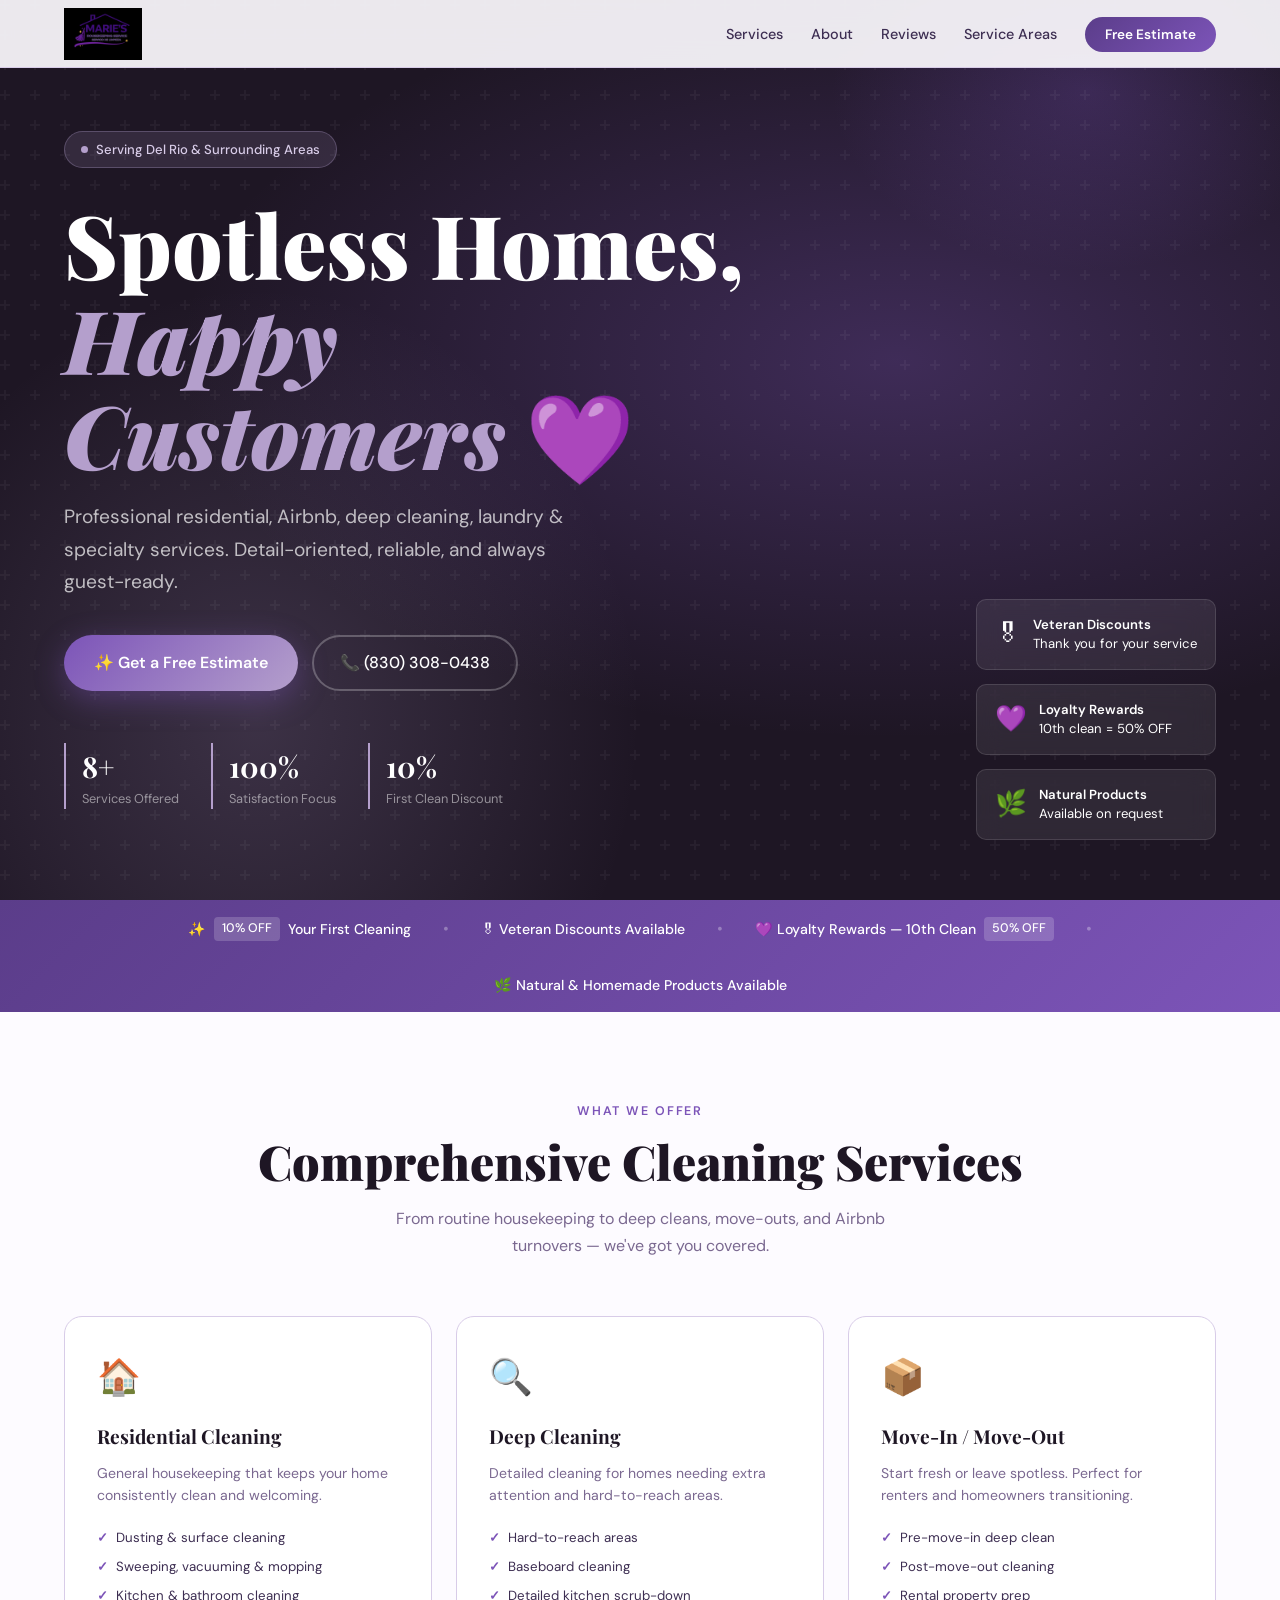
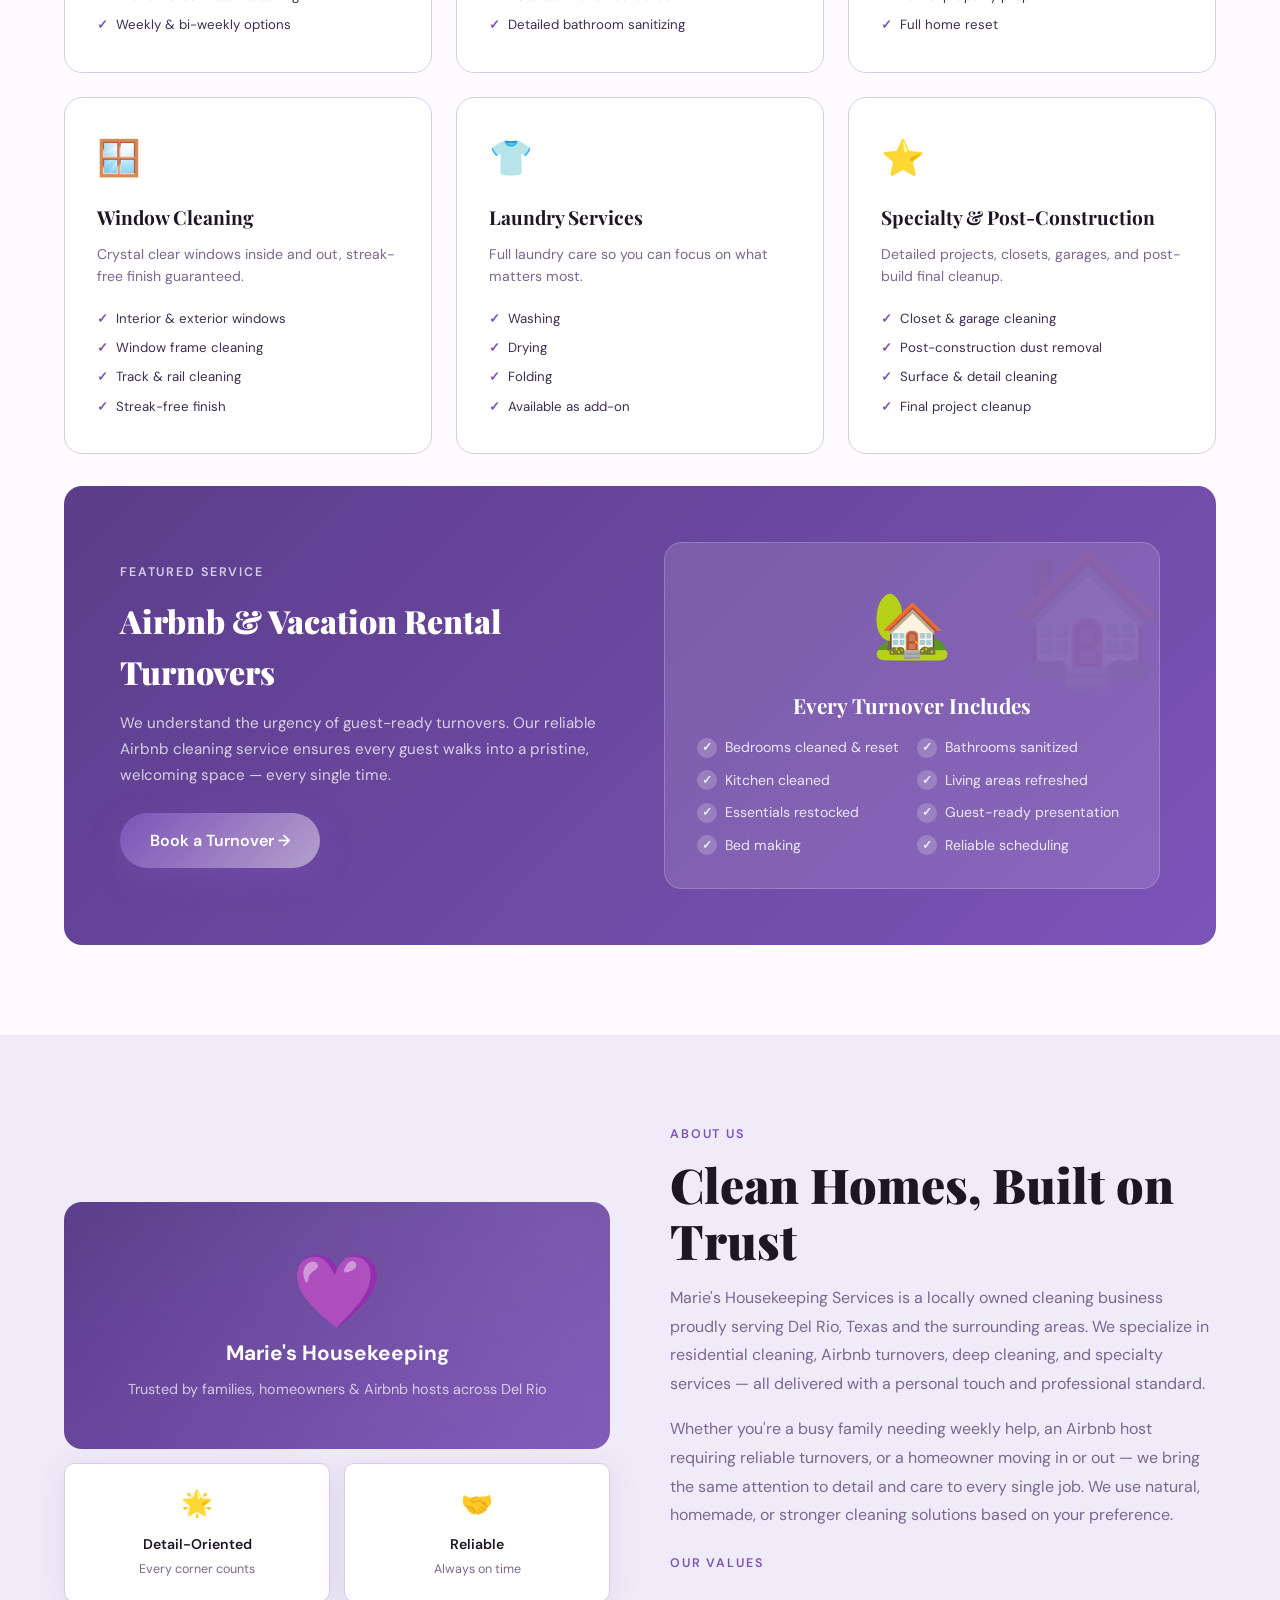
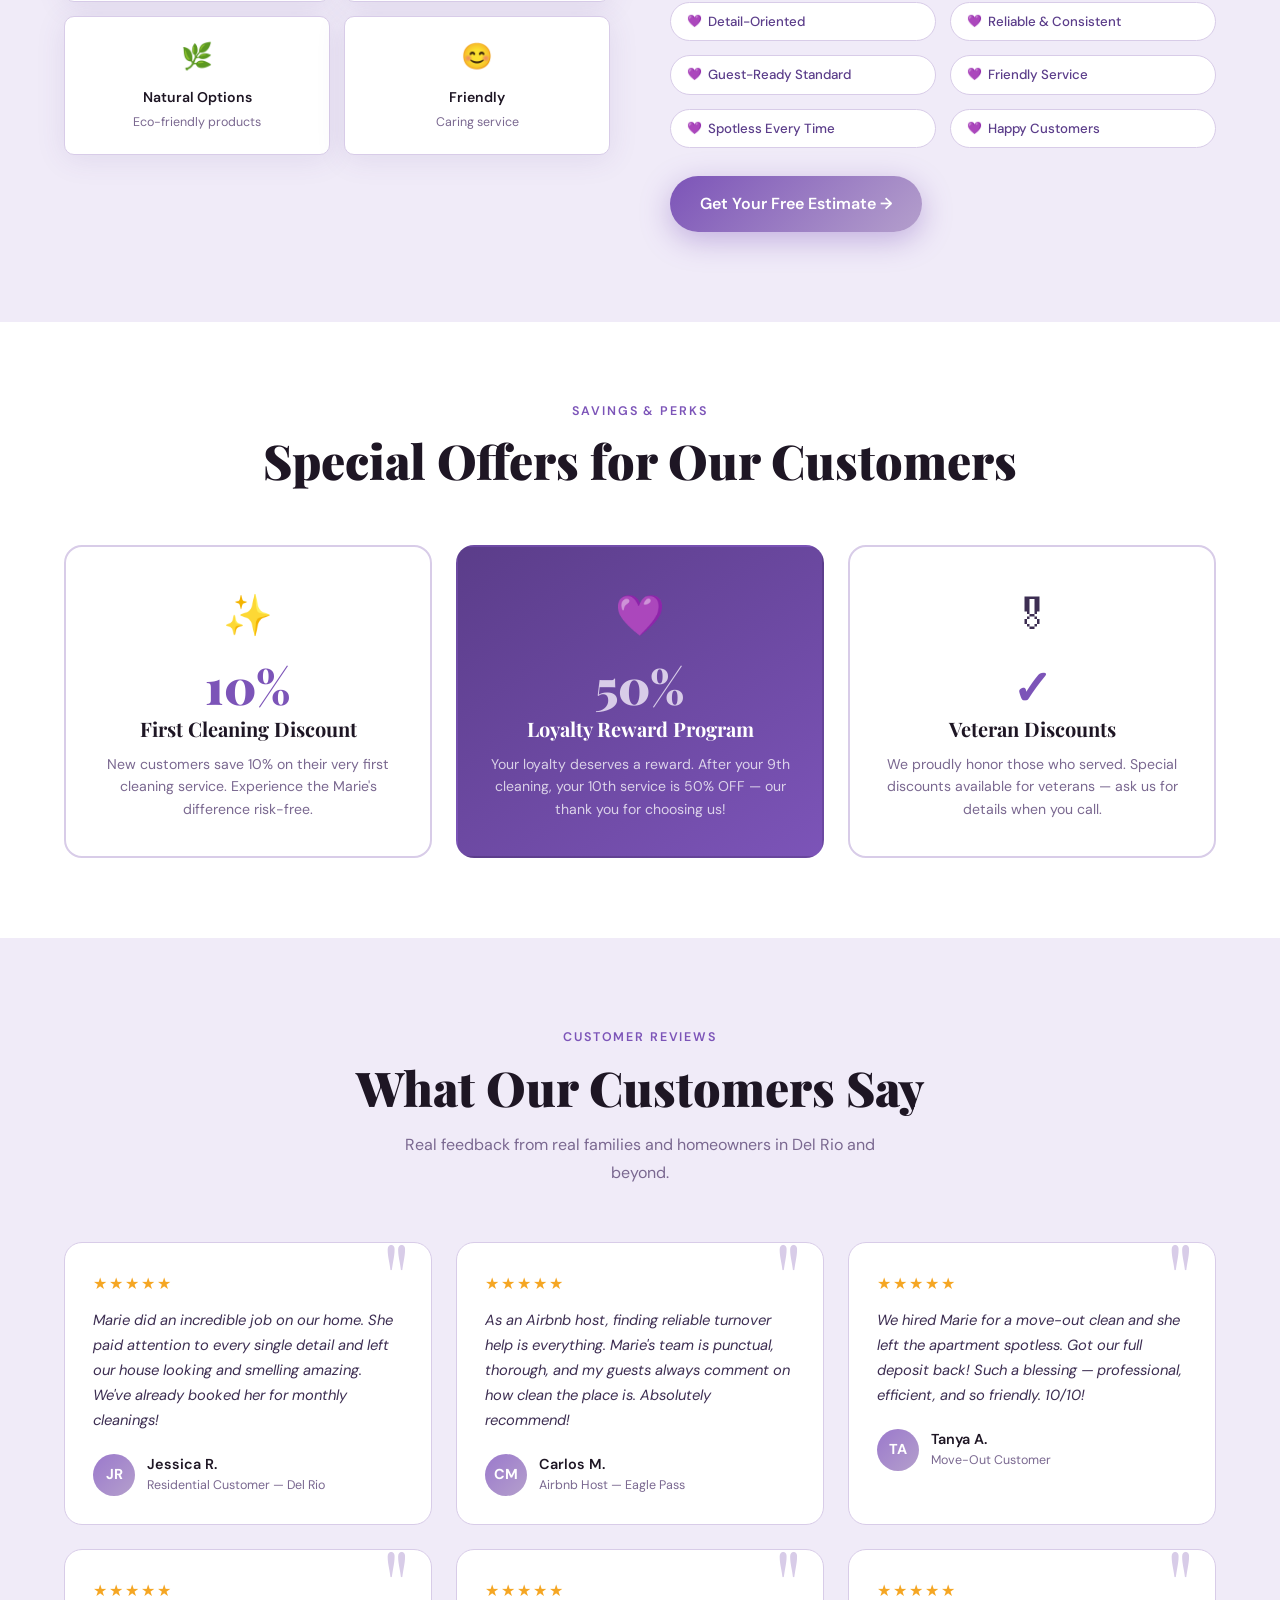
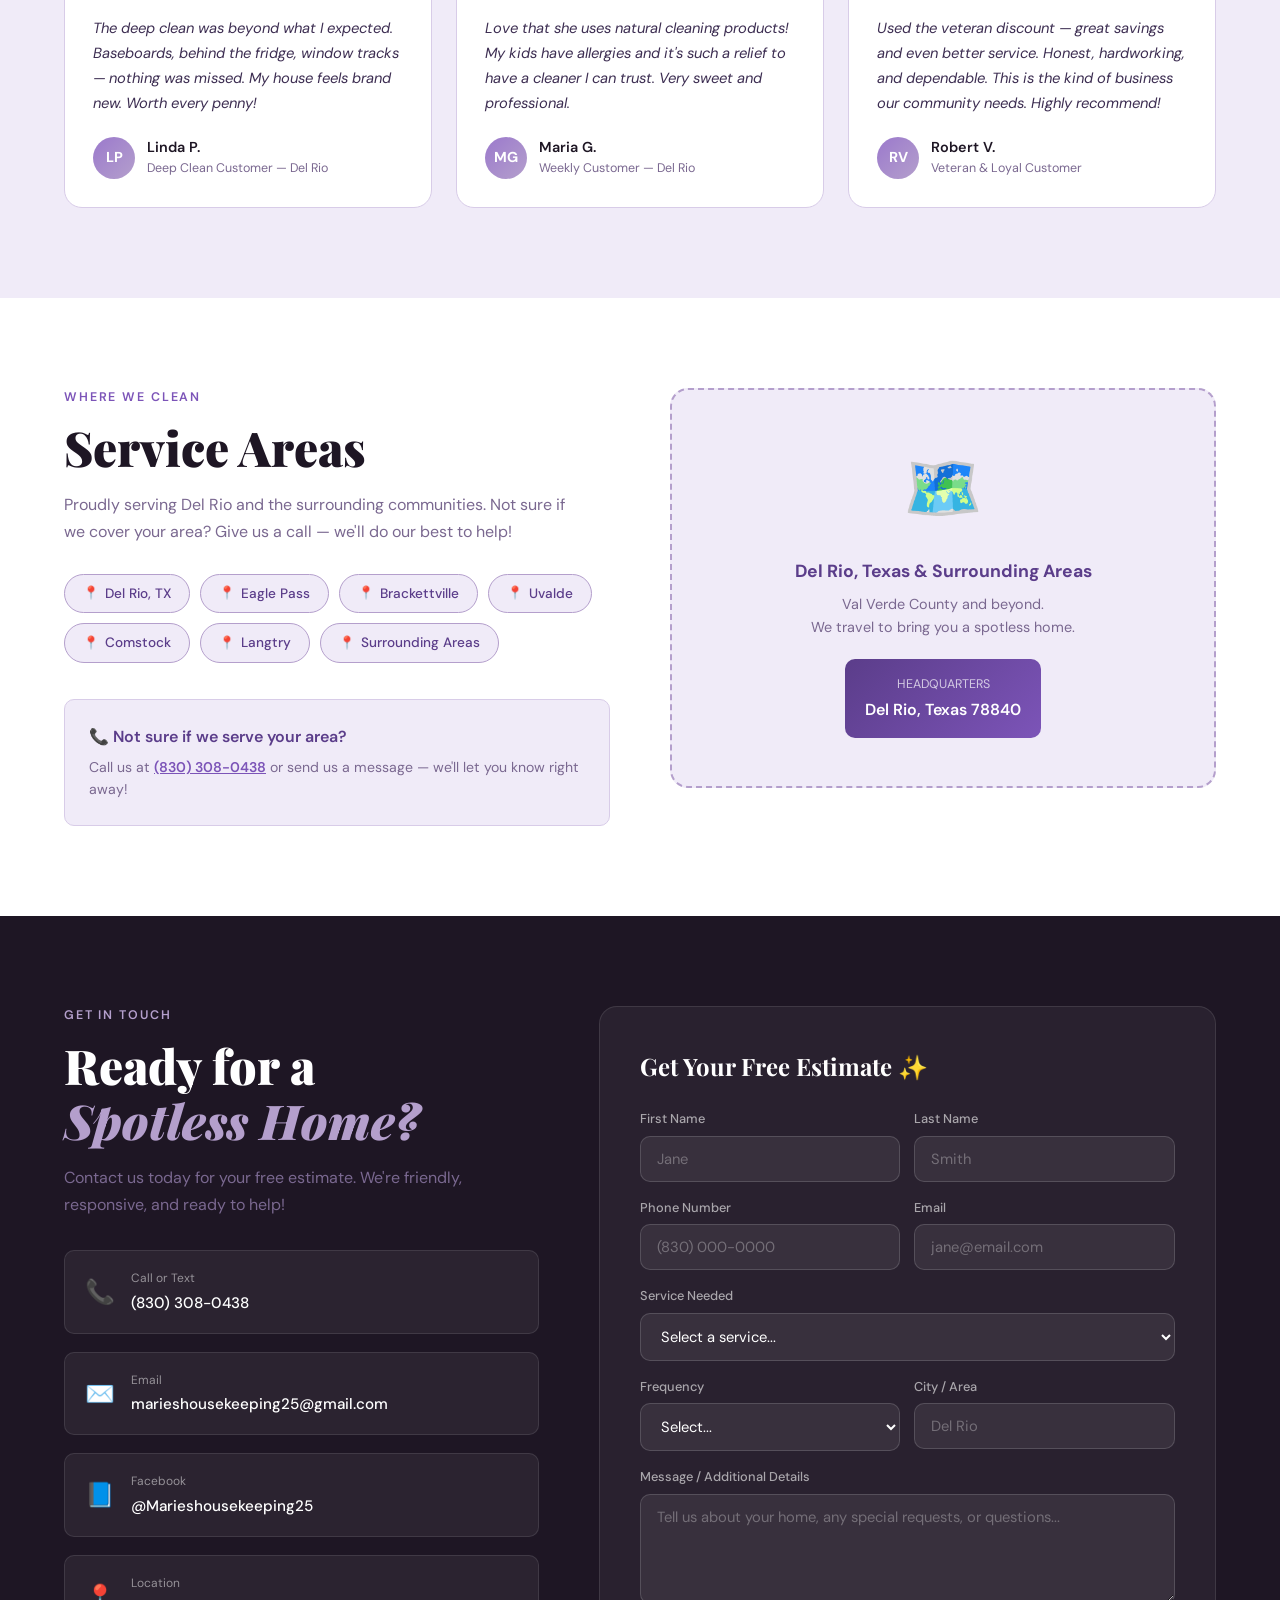
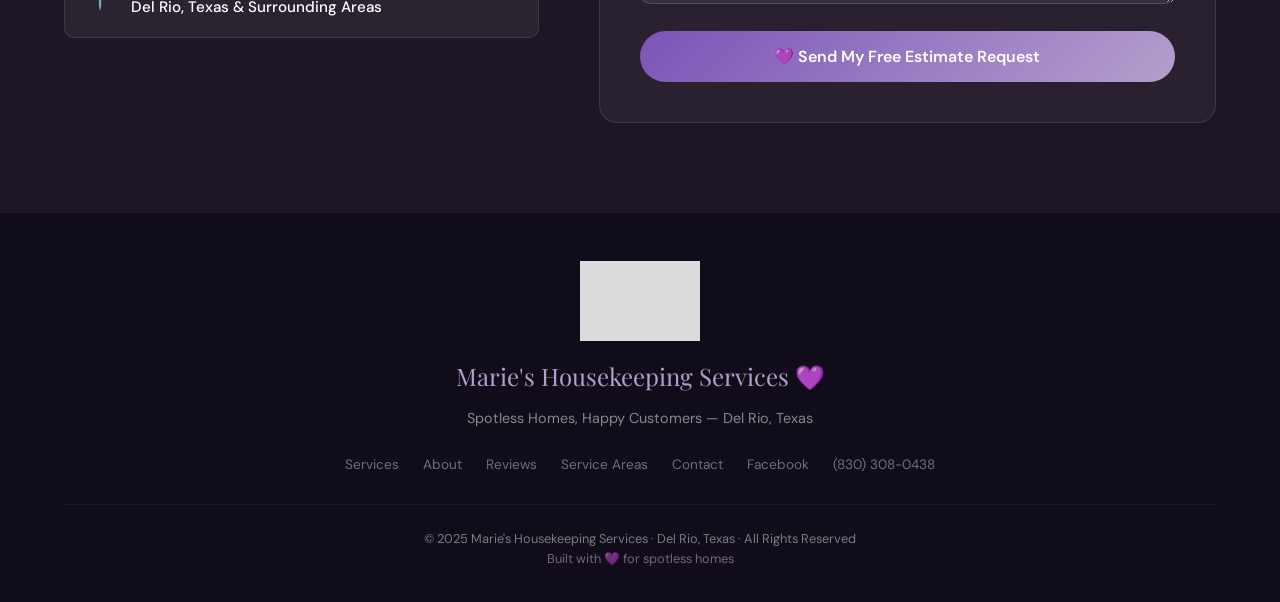
<file: index (2).html>
<!DOCTYPE html>
<html lang="en">
<head>
<meta charset="UTF-8">
<meta name="viewport" content="width=device-width, initial-scale=1.0">
<title>Marie's Housekeeping Services | Del Rio, Texas</title>
<meta name="description" content="Professional Residential, Airbnb, Deep Cleaning, Laundry & Specialty Services serving Del Rio and surrounding areas.">
<link rel="preconnect" href="https://fonts.googleapis.com">
<link href="https://fonts.googleapis.com/css2?family=Playfair+Display:ital,wght@0,700;0,900;1,700&family=DM+Sans:wght@300;400;500;600&display=swap" rel="stylesheet">
<link rel="stylesheet" href="style.css">

</head>
<body>

<!-- NAV -->
<nav id="navbar">
  <a href="#" class="nav-brand">
    <img src="[data-uri]" alt="Marie's Housekeeping Logo" style="height:52px;width:auto;object-fit:contain;mix-blend-mode:multiply;">
  </a>
  <ul class="nav-links">
    <li><a href="#services">Services</a></li>
    <li><a href="#about">About</a></li>
    <li><a href="#reviews">Reviews</a></li>
    <li><a href="#areas">Service Areas</a></li>
    <li><a href="#contact" class="nav-cta">Free Estimate</a></li>
  </ul>
  <button class="hamburger" onclick="toggleMenu()" aria-label="Menu">
    <span></span><span></span><span></span>
  </button>
</nav>

<div class="mobile-menu" id="mobileMenu">
  <a href="#services" onclick="toggleMenu()">Services</a>
  <a href="#about" onclick="toggleMenu()">About</a>
  <a href="#reviews" onclick="toggleMenu()">Reviews</a>
  <a href="#areas" onclick="toggleMenu()">Service Areas</a>
  <a href="#contact" onclick="toggleMenu()" style="color:var(--purple-mid);font-weight:600;">Free Estimate →</a>
</div>

<!-- HERO -->
<section id="hero">
  <div class="hero-bg"></div>
  <div class="hero-pattern"></div>
  <div class="hero-content">
    <div class="hero-badge">
      <span class="dot"></span>
      Serving Del Rio & Surrounding Areas
    </div>
    <h1 class="hero-title">
      Spotless Homes,<br>
      <span class="accent">Happy Customers</span> 💜
    </h1>
    <p class="hero-sub">Professional residential, Airbnb, deep cleaning, laundry & specialty services. Detail-oriented, reliable, and always guest-ready.</p>
    <div class="hero-actions">
      <a href="#contact" class="btn-primary">✨ Get a Free Estimate</a>
      <a href="tel:8303080438" class="btn-outline">📞 (830) 308-0438</a>
    </div>
    <div class="hero-stats">
      <div class="stat">
        <div class="stat-num">8+</div>
        <div class="stat-label">Services Offered</div>
      </div>
      <div class="stat">
        <div class="stat-num">100%</div>
        <div class="stat-label">Satisfaction Focus</div>
      </div>
      <div class="stat">
        <div class="stat-num">10%</div>
        <div class="stat-label">First Clean Discount</div>
      </div>
    </div>
  </div>
  <div class="hero-float">
    <div class="float-card">
      <div class="float-icon">🎖</div>
      <div class="float-text"><strong>Veteran Discounts</strong>Thank you for your service</div>
    </div>
    <div class="float-card">
      <div class="float-icon">💜</div>
      <div class="float-text"><strong>Loyalty Rewards</strong>10th clean = 50% OFF</div>
    </div>
    <div class="float-card">
      <div class="float-icon">🌿</div>
      <div class="float-text"><strong>Natural Products</strong>Available on request</div>
    </div>
  </div>
</section>

<!-- PROMO STRIP -->
<div class="promo-strip">
  <div class="promo-item">✨ <span>10% OFF</span> Your First Cleaning</div>
  <div class="promo-divider">•</div>
  <div class="promo-item">🎖 Veteran Discounts Available</div>
  <div class="promo-divider">•</div>
  <div class="promo-item">💜 Loyalty Rewards — 10th Clean <span>50% OFF</span></div>
  <div class="promo-divider">•</div>
  <div class="promo-item">🌿 Natural & Homemade Products Available</div>
</div>

<!-- SERVICES -->
<section id="services">
  <div class="section-header centered reveal">
    <div class="section-label">What We Offer</div>
    <h2 class="section-title">Comprehensive Cleaning Services</h2>
    <p class="section-sub">From routine housekeeping to deep cleans, move-outs, and Airbnb turnovers — we've got you covered.</p>
  </div>

  <div class="services-grid">
    <div class="service-card reveal">
      <span class="service-icon">🏠</span>
      <div class="service-name">Residential Cleaning</div>
      <p class="service-desc">General housekeeping that keeps your home consistently clean and welcoming.</p>
      <ul class="service-list">
        <li>Dusting & surface cleaning</li>
        <li>Sweeping, vacuuming & mopping</li>
        <li>Kitchen & bathroom cleaning</li>
        <li>Weekly & bi-weekly options</li>
      </ul>
    </div>
    <div class="service-card reveal">
      <span class="service-icon">🔍</span>
      <div class="service-name">Deep Cleaning</div>
      <p class="service-desc">Detailed cleaning for homes needing extra attention and hard-to-reach areas.</p>
      <ul class="service-list">
        <li>Hard-to-reach areas</li>
        <li>Baseboard cleaning</li>
        <li>Detailed kitchen scrub-down</li>
        <li>Detailed bathroom sanitizing</li>
      </ul>
    </div>
    <div class="service-card reveal">
      <span class="service-icon">📦</span>
      <div class="service-name">Move-In / Move-Out</div>
      <p class="service-desc">Start fresh or leave spotless. Perfect for renters and homeowners transitioning.</p>
      <ul class="service-list">
        <li>Pre-move-in deep clean</li>
        <li>Post-move-out cleaning</li>
        <li>Rental property prep</li>
        <li>Full home reset</li>
      </ul>
    </div>
    <div class="service-card reveal">
      <span class="service-icon">🪟</span>
      <div class="service-name">Window Cleaning</div>
      <p class="service-desc">Crystal clear windows inside and out, streak-free finish guaranteed.</p>
      <ul class="service-list">
        <li>Interior & exterior windows</li>
        <li>Window frame cleaning</li>
        <li>Track & rail cleaning</li>
        <li>Streak-free finish</li>
      </ul>
    </div>
    <div class="service-card reveal">
      <span class="service-icon">👕</span>
      <div class="service-name">Laundry Services</div>
      <p class="service-desc">Full laundry care so you can focus on what matters most.</p>
      <ul class="service-list">
        <li>Washing</li>
        <li>Drying</li>
        <li>Folding</li>
        <li>Available as add-on</li>
      </ul>
    </div>
    <div class="service-card reveal">
      <span class="service-icon">⭐</span>
      <div class="service-name">Specialty & Post-Construction</div>
      <p class="service-desc">Detailed projects, closets, garages, and post-build final cleanup.</p>
      <ul class="service-list">
        <li>Closet & garage cleaning</li>
        <li>Post-construction dust removal</li>
        <li>Surface & detail cleaning</li>
        <li>Final project cleanup</li>
      </ul>
    </div>
  </div>

  <!-- AIRBNB HIGHLIGHT -->
  <div class="airbnb-highlight reveal">
    <div>
      <div class="section-label" style="color:var(--lavender-light)">Featured Service</div>
      <h3>Airbnb & Vacation Rental Turnovers</h3>
      <p>We understand the urgency of guest-ready turnovers. Our reliable Airbnb cleaning service ensures every guest walks into a pristine, welcoming space — every single time.</p>
      <a href="#contact" class="btn-primary" style="display:inline-flex">Book a Turnover →</a>
    </div>
    <div class="airbnb-badge">
      <span class="big-emoji">🏡</span>
      <h4>Every Turnover Includes</h4>
      <div class="airbnb-checklist" style="margin-top:14px;text-align:left">
        <div class="airbnb-check">Bedrooms cleaned & reset</div>
        <div class="airbnb-check">Bathrooms sanitized</div>
        <div class="airbnb-check">Kitchen cleaned</div>
        <div class="airbnb-check">Living areas refreshed</div>
        <div class="airbnb-check">Essentials restocked</div>
        <div class="airbnb-check">Guest-ready presentation</div>
        <div class="airbnb-check">Bed making</div>
        <div class="airbnb-check">Reliable scheduling</div>
      </div>
    </div>
  </div>
</section>

<!-- ABOUT -->
<section id="about">
  <div class="about-grid">
    <div class="about-visual reveal">
      <div class="about-main-card">
        <div class="big-num">💜</div>
        <p style="font-size:1.3rem;font-weight:700;color:white;margin-top:14px">Marie's Housekeeping</p>
        <p>Trusted by families, homeowners & Airbnb hosts across Del Rio</p>
      </div>
      <div class="about-float-cards">
        <div class="about-float"><span class="emoji">🌟</span><strong>Detail-Oriented</strong><span>Every corner counts</span></div>
        <div class="about-float"><span class="emoji">🤝</span><strong>Reliable</strong><span>Always on time</span></div>
        <div class="about-float"><span class="emoji">🌿</span><strong>Natural Options</strong><span>Eco-friendly products</span></div>
        <div class="about-float"><span class="emoji">😊</span><strong>Friendly</strong><span>Caring service</span></div>
      </div>
    </div>
    <div class="reveal">
      <div class="section-label">About Us</div>
      <h2 class="section-title">Clean Homes, Built on Trust</h2>
      <p style="color:var(--text-muted);line-height:1.8;margin-bottom:16px">
        Marie's Housekeeping Services is a locally owned cleaning business proudly serving Del Rio, Texas and the surrounding areas. We specialize in residential cleaning, Airbnb turnovers, deep cleaning, and specialty services — all delivered with a personal touch and professional standard.
      </p>
      <p style="color:var(--text-muted);line-height:1.8;margin-bottom:24px">
        Whether you're a busy family needing weekly help, an Airbnb host requiring reliable turnovers, or a homeowner moving in or out — we bring the same attention to detail and care to every single job. We use natural, homemade, or stronger cleaning solutions based on your preference.
      </p>
      <div class="section-label">Our Values</div>
      <div class="values-grid">
        <div class="value-chip">Detail-Oriented</div>
        <div class="value-chip">Reliable & Consistent</div>
        <div class="value-chip">Guest-Ready Standard</div>
        <div class="value-chip">Friendly Service</div>
        <div class="value-chip">Spotless Every Time</div>
        <div class="value-chip">Happy Customers</div>
      </div>
      <div style="margin-top:28px">
        <a href="#contact" class="btn-primary">Get Your Free Estimate →</a>
      </div>
    </div>
  </div>
</section>

<!-- DISCOUNTS -->
<section id="discounts" style="background:var(--white);padding:80px 5vw">
  <div class="section-header centered reveal">
    <div class="section-label">Savings & Perks</div>
    <h2 class="section-title">Special Offers for Our Customers</h2>
  </div>
  <div class="discounts-grid reveal">
    <div class="discount-card">
      <span class="disc-icon">✨</span>
      <div class="disc-percent">10%</div>
      <div class="disc-title">First Cleaning Discount</div>
      <p class="disc-desc">New customers save 10% on their very first cleaning service. Experience the Marie's difference risk-free.</p>
    </div>
    <div class="discount-card featured">
      <span class="disc-icon">💜</span>
      <div class="disc-percent" style="color:var(--lavender-light)">50%</div>
      <div class="disc-title">Loyalty Reward Program</div>
      <p class="disc-desc">Your loyalty deserves a reward. After your 9th cleaning, your 10th service is 50% OFF — our thank you for choosing us!</p>
    </div>
    <div class="discount-card">
      <span class="disc-icon">🎖</span>
      <div class="disc-percent">✓</div>
      <div class="disc-title">Veteran Discounts</div>
      <p class="disc-desc">We proudly honor those who served. Special discounts available for veterans — ask us for details when you call.</p>
    </div>
  </div>
</section>

<!-- REVIEWS -->
<section id="reviews">
  <div class="section-header centered reveal">
    <div class="section-label">Customer Reviews</div>
    <h2 class="section-title">What Our Customers Say</h2>
    <p class="section-sub">Real feedback from real families and homeowners in Del Rio and beyond.</p>
  </div>
  <div class="reviews-grid">
    <div class="review-card reveal">
      <div class="stars">★★★★★</div>
      <p class="review-text">Marie did an incredible job on our home. She paid attention to every single detail and left our house looking and smelling amazing. We've already booked her for monthly cleanings!</p>
      <div class="review-author">
        <div class="review-avatar">JR</div>
        <div>
          <div class="review-name">Jessica R.</div>
          <div class="review-type">Residential Customer — Del Rio</div>
        </div>
      </div>
    </div>
    <div class="review-card reveal">
      <div class="stars">★★★★★</div>
      <p class="review-text">As an Airbnb host, finding reliable turnover help is everything. Marie's team is punctual, thorough, and my guests always comment on how clean the place is. Absolutely recommend!</p>
      <div class="review-author">
        <div class="review-avatar">CM</div>
        <div>
          <div class="review-name">Carlos M.</div>
          <div class="review-type">Airbnb Host — Eagle Pass</div>
        </div>
      </div>
    </div>
    <div class="review-card reveal">
      <div class="stars">★★★★★</div>
      <p class="review-text">We hired Marie for a move-out clean and she left the apartment spotless. Got our full deposit back! Such a blessing — professional, efficient, and so friendly. 10/10!</p>
      <div class="review-author">
        <div class="review-avatar">TA</div>
        <div>
          <div class="review-name">Tanya A.</div>
          <div class="review-type">Move-Out Customer</div>
        </div>
      </div>
    </div>
    <div class="review-card reveal">
      <div class="stars">★★★★★</div>
      <p class="review-text">The deep clean was beyond what I expected. Baseboards, behind the fridge, window tracks — nothing was missed. My house feels brand new. Worth every penny!</p>
      <div class="review-author">
        <div class="review-avatar">LP</div>
        <div>
          <div class="review-name">Linda P.</div>
          <div class="review-type">Deep Clean Customer — Del Rio</div>
        </div>
      </div>
    </div>
    <div class="review-card reveal">
      <div class="stars">★★★★★</div>
      <p class="review-text">Love that she uses natural cleaning products! My kids have allergies and it's such a relief to have a cleaner I can trust. Very sweet and professional.</p>
      <div class="review-author">
        <div class="review-avatar">MG</div>
        <div>
          <div class="review-name">Maria G.</div>
          <div class="review-type">Weekly Customer — Del Rio</div>
        </div>
      </div>
    </div>
    <div class="review-card reveal">
      <div class="stars">★★★★★</div>
      <p class="review-text">Used the veteran discount — great savings and even better service. Honest, hardworking, and dependable. This is the kind of business our community needs. Highly recommend!</p>
      <div class="review-author">
        <div class="review-avatar">RV</div>
        <div>
          <div class="review-name">Robert V.</div>
          <div class="review-type">Veteran & Loyal Customer</div>
        </div>
      </div>
    </div>
  </div>
</section>

<!-- SERVICE AREAS -->
<section id="areas">
  <div class="areas-layout">
    <div class="reveal">
      <div class="section-label">Where We Clean</div>
      <h2 class="section-title">Service Areas</h2>
      <p class="section-sub" style="margin-bottom:28px">Proudly serving Del Rio and the surrounding communities. Not sure if we cover your area? Give us a call — we'll do our best to help!</p>
      <div class="areas-chips">
        <div class="area-chip">Del Rio, TX</div>
        <div class="area-chip">Eagle Pass</div>
        <div class="area-chip">Brackettville</div>
        <div class="area-chip">Uvalde</div>
        <div class="area-chip">Comstock</div>
        <div class="area-chip">Langtry</div>
        <div class="area-chip">Surrounding Areas</div>
      </div>
      <div style="margin-top:36px;padding:24px;background:var(--lavender-pale);border-radius:var(--radius-sm);border:1px solid var(--lavender-light)">
        <p style="font-weight:600;color:var(--purple-deep);margin-bottom:6px">📞 Not sure if we serve your area?</p>
        <p style="font-size:0.88rem;color:var(--text-muted)">Call us at <a href="tel:8303080438" style="color:var(--purple-mid);font-weight:600">(830) 308-0438</a> or send us a message — we'll let you know right away!</p>
      </div>
    </div>
    <div class="areas-map-placeholder reveal">
      <div class="map-emoji">🗺️</div>
      <strong>Del Rio, Texas & Surrounding Areas</strong>
      <p>Val Verde County and beyond.<br>We travel to bring you a spotless home.</p>
      <div style="margin-top:20px;padding:16px 20px;background:linear-gradient(135deg,var(--purple-deep),var(--purple-mid));border-radius:var(--radius-sm);color:white;display:inline-block">
        <div style="font-size:0.78rem;opacity:0.7;margin-bottom:2px">HEADQUARTERS</div>
        <div style="font-weight:600">Del Rio, Texas 78840</div>
      </div>
    </div>
  </div>
</section>

<!-- CONTACT -->
<section id="contact">
  <div class="contact-grid">
    <div class="reveal">
      <div class="section-label" style="color:var(--lavender)">Get In Touch</div>
      <h2 class="section-title" style="color:white">Ready for a<br><em style="color:var(--lavender)">Spotless Home?</em></h2>
      <p class="section-sub">Contact us today for your free estimate. We're friendly, responsive, and ready to help!</p>
      <div class="contact-methods">
        <a href="tel:8303080438" class="contact-method">
          <div class="method-icon">📞</div>
          <div>
            <div class="method-label">Call or Text</div>
            <div class="method-val">(830) 308-0438</div>
          </div>
        </a>
        <a href="mailto:marieshousekeeping25@gmail.com" class="contact-method">
          <div class="method-icon">✉️</div>
          <div>
            <div class="method-label">Email</div>
            <div class="method-val">marieshousekeeping25@gmail.com</div>
          </div>
        </a>
        <a href="https://www.facebook.com/Marieshousekeeping25" target="_blank" class="contact-method">
          <div class="method-icon">📘</div>
          <div>
            <div class="method-label">Facebook</div>
            <div class="method-val">@Marieshousekeeping25</div>
          </div>
        </a>
        <div class="contact-method" style="cursor:default">
          <div class="method-icon">📍</div>
          <div>
            <div class="method-label">Location</div>
            <div class="method-val">Del Rio, Texas & Surrounding Areas</div>
          </div>
        </div>
      </div>
    </div>
    <div class="contact-form reveal">
      <h3>Get Your Free Estimate ✨</h3>
      <div class="form-row">
        <div class="form-group">
          <label>First Name</label>
          <input type="text" placeholder="Jane">
        </div>
        <div class="form-group">
          <label>Last Name</label>
          <input type="text" placeholder="Smith">
        </div>
      </div>
      <div class="form-row">
        <div class="form-group">
          <label>Phone Number</label>
          <input type="tel" placeholder="(830) 000-0000">
        </div>
        <div class="form-group">
          <label>Email</label>
          <input type="email" placeholder="jane@email.com">
        </div>
      </div>
      <div class="form-group">
        <label>Service Needed</label>
        <select>
          <option value="">Select a service...</option>
          <option>Residential / House Cleaning</option>
          <option>Deep Cleaning</option>
          <option>Airbnb / Vacation Rental Turnover</option>
          <option>Move-In / Move-Out Cleaning</option>
          <option>Window Cleaning</option>
          <option>Laundry Services</option>
          <option>Post-Construction Cleaning</option>
          <option>Specialty / Other</option>
        </select>
      </div>
      <div class="form-row">
        <div class="form-group">
          <label>Frequency</label>
          <select>
            <option value="">Select...</option>
            <option>One-Time</option>
            <option>Weekly</option>
            <option>Bi-Weekly</option>
            <option>Monthly</option>
          </select>
        </div>
        <div class="form-group">
          <label>City / Area</label>
          <input type="text" placeholder="Del Rio">
        </div>
      </div>
      <div class="form-group">
        <label>Message / Additional Details</label>
        <textarea placeholder="Tell us about your home, any special requests, or questions..."></textarea>
      </div>
      <button class="form-submit" onclick="handleSubmit()">💜 Send My Free Estimate Request</button>
    </div>
  </div>
</section>

<!-- FOOTER -->
<footer>
  <img src="[data-uri]" alt="Marie's Housekeeping" style="height:80px;width:auto;object-fit:contain;filter:brightness(0) invert(1);opacity:0.85;margin-bottom:8px;"><br>
  <div class="footer-logo">Marie's Housekeeping Services 💜</div>
  <div class="footer-tagline">Spotless Homes, Happy Customers — Del Rio, Texas</div>
  <div class="footer-links">
    <a href="#services">Services</a>
    <a href="#about">About</a>
    <a href="#reviews">Reviews</a>
    <a href="#areas">Service Areas</a>
    <a href="#contact">Contact</a>
    <a href="https://www.facebook.com/Marieshousekeeping25" target="_blank">Facebook</a>
    <a href="tel:8303080438">(830) 308-0438</a>
  </div>
  <div class="footer-bottom">
    © 2025 Marie's Housekeeping Services · Del Rio, Texas · All Rights Reserved<br>
    <span style="color:var(--lavender);opacity:0.6">Built with 💜 for spotless homes</span>
  </div>
</footer>

<script src="script.js"></script>

</body>
</html>
</file>
<file: style.css>
:root {
    --lavender: #b49fcc;
    --lavender-light: #d8cce8;
    --lavender-pale: #f0ebf8;
    --purple-deep: #5b3d8a;
    --purple-mid: #7c54b8;
    --purple-soft: #9b79cc;
    --cream: #fdfbff;
    --charcoal: #1e1624;
    --text-body: #3d2e52;
    --text-muted: #7a6890;
    --white: #ffffff;
    --gold: #c9a84c;
    --shadow-soft: 0 4px 30px rgba(91,61,138,0.10);
    --shadow-card: 0 8px 40px rgba(91,61,138,0.13);
    --radius: 18px;
    --radius-sm: 10px;
  }

  *, *::before, *::after { box-sizing: border-box; margin: 0; padding: 0; }

  html { scroll-behavior: smooth; }

  body {
    font-family: 'DM Sans', sans-serif;
    background: var(--cream);
    color: var(--text-body);
    overflow-x: hidden;
    line-height: 1.6;
  }

  /* ── NAV ── */
  nav {
    position: fixed; top: 0; left: 0; right: 0; z-index: 100;
    background: rgba(253,251,255,0.92);
    backdrop-filter: blur(16px);
    border-bottom: 1px solid var(--lavender-light);
    padding: 0 5vw;
    display: flex; align-items: center; justify-content: space-between;
    height: 68px;
    transition: box-shadow 0.3s;
  }
  nav.scrolled { box-shadow: var(--shadow-soft); }
  .nav-brand {
    display: flex; align-items: center; gap: 10px;
    text-decoration: none;
  }
  .nav-logo-circle {
    width: 40px; height: 40px; border-radius: 50%;
    background: linear-gradient(135deg, var(--purple-mid), var(--lavender));
    display: flex; align-items: center; justify-content: center;
    font-size: 18px; flex-shrink: 0;
  }
  .nav-brand-text {
    font-family: 'Playfair Display', serif;
    font-size: 1.1rem; font-weight: 700;
    color: var(--purple-deep); line-height: 1.2;
  }
  .nav-brand-text span { font-size: 0.7rem; font-family: 'DM Sans', sans-serif; color: var(--text-muted); display: block; font-weight: 400; }
  .nav-links { display: flex; gap: 28px; list-style: none; align-items: center; }
  .nav-links a { text-decoration: none; color: var(--text-body); font-size: 0.9rem; font-weight: 500; transition: color 0.2s; }
  .nav-links a:hover { color: var(--purple-mid); }
  .nav-cta {
    background: linear-gradient(135deg, var(--purple-deep), var(--purple-mid));
    color: var(--white) !important;
    padding: 9px 20px; border-radius: 50px;
    font-weight: 600 !important; font-size: 0.85rem !important;
    transition: transform 0.2s, box-shadow 0.2s !important;
  }
  .nav-cta:hover { transform: translateY(-1px); box-shadow: 0 6px 20px rgba(91,61,138,0.35) !important; color: var(--white) !important; }
  .hamburger { display: none; flex-direction: column; gap: 5px; cursor: pointer; background: none; border: none; padding: 4px; }
  .hamburger span { display: block; width: 24px; height: 2px; background: var(--purple-deep); border-radius: 2px; transition: 0.3s; }
  .mobile-menu { display: none; }

  /* ── HERO ── */
  #hero {
    min-height: 100vh;
    background: var(--charcoal);
    position: relative; overflow: hidden;
    display: flex; align-items: center;
    padding: 100px 5vw 60px;
  }
  .hero-bg {
    position: absolute; inset: 0;
    background: 
      radial-gradient(ellipse 80% 60% at 70% 40%, rgba(124,84,184,0.35) 0%, transparent 70%),
      radial-gradient(ellipse 50% 80% at 20% 80%, rgba(180,159,204,0.2) 0%, transparent 60%),
      radial-gradient(ellipse 40% 40% at 85% 10%, rgba(91,61,138,0.4) 0%, transparent 50%);
  }
  .hero-pattern {
    position: absolute; inset: 0; opacity: 0.04;
    background-image: url("data:image/svg+xml,%3Csvg width='60' height='60' viewBox='0 0 60 60' xmlns='http://www.w3.org/2000/svg'%3E%3Cg fill='none' fill-rule='evenodd'%3E%3Cg fill='%23ffffff' fill-opacity='1'%3E%3Cpath d='M36 34v-4h-2v4h-4v2h4v4h2v-4h4v-2h-4zm0-30V0h-2v4h-4v2h4v4h2V6h4V4h-4zM6 34v-4H4v4H0v2h4v4h2v-4h4v-2H6zM6 4V0H4v4H0v2h4v4h2V6h4V4H6z'/%3E%3C/g%3E%3C/g%3E%3C/svg%3E");
  }
  .hero-content { position: relative; z-index: 2; max-width: 680px; }
  .hero-badge {
    display: inline-flex; align-items: center; gap: 8px;
    background: rgba(180,159,204,0.15); border: 1px solid rgba(180,159,204,0.3);
    color: var(--lavender-light); padding: 7px 16px; border-radius: 50px;
    font-size: 0.82rem; font-weight: 500; margin-bottom: 28px;
    animation: fadeUp 0.6s ease both;
  }
  .hero-badge .dot { width: 7px; height: 7px; border-radius: 50%; background: var(--lavender); animation: pulse 2s ease infinite; }
  @keyframes pulse { 0%,100%{opacity:1;transform:scale(1)} 50%{opacity:0.6;transform:scale(1.3)} }
  .hero-title {
    font-family: 'Playfair Display', serif;
    font-size: clamp(2.8rem, 7vw, 5.5rem);
    font-weight: 900; line-height: 1.08;
    color: var(--white); margin-bottom: 20px;
    animation: fadeUp 0.6s 0.1s ease both;
  }
  .hero-title .accent { color: var(--lavender); font-style: italic; }
  .hero-sub {
    font-size: clamp(1rem, 2vw, 1.2rem);
    color: rgba(255,255,255,0.7); line-height: 1.7;
    margin-bottom: 36px; max-width: 520px;
    animation: fadeUp 0.6s 0.2s ease both;
  }
  .hero-actions { display: flex; gap: 14px; flex-wrap: wrap; animation: fadeUp 0.6s 0.3s ease both; }
  .btn-primary {
    background: linear-gradient(135deg, var(--purple-mid), var(--lavender));
    color: var(--white); padding: 15px 30px; border-radius: 50px;
    font-size: 1rem; font-weight: 600; text-decoration: none;
    border: none; cursor: pointer; display: inline-flex; align-items: center; gap: 8px;
    transition: transform 0.2s, box-shadow 0.2s;
    box-shadow: 0 8px 30px rgba(124,84,184,0.4);
  }
  .btn-primary:hover { transform: translateY(-2px); box-shadow: 0 12px 40px rgba(124,84,184,0.5); }
  .btn-outline {
    border: 2px solid rgba(255,255,255,0.25); color: var(--white);
    padding: 13px 26px; border-radius: 50px; font-size: 1rem; font-weight: 500;
    text-decoration: none; display: inline-flex; align-items: center; gap: 8px;
    transition: border-color 0.2s, background 0.2s;
  }
  .btn-outline:hover { border-color: var(--lavender); background: rgba(180,159,204,0.1); }
  .hero-stats {
    display: flex; gap: 32px; margin-top: 52px; flex-wrap: wrap;
    animation: fadeUp 0.6s 0.4s ease both;
  }
  .stat { border-left: 2px solid var(--lavender); padding-left: 16px; }
  .stat-num { font-family: 'Playfair Display', serif; font-size: 1.8rem; color: var(--white); font-weight: 700; }
  .stat-label { font-size: 0.8rem; color: rgba(255,255,255,0.5); }
  .hero-float {
    position: absolute; right: 5vw; bottom: 60px;
    display: flex; flex-direction: column; gap: 14px;
    animation: fadeIn 0.8s 0.5s ease both;
  }
  .float-card {
    background: rgba(255,255,255,0.08); border: 1px solid rgba(255,255,255,0.12);
    backdrop-filter: blur(12px); border-radius: var(--radius-sm);
    padding: 14px 18px; display: flex; align-items: center; gap: 12px;
    color: var(--white); min-width: 220px;
  }
  .float-icon { font-size: 1.6rem; }
  .float-text { font-size: 0.82rem; line-height: 1.4; }
  .float-text strong { display: block; font-weight: 600; }
  @keyframes fadeUp { from{opacity:0;transform:translateY(24px)} to{opacity:1;transform:none} }
  @keyframes fadeIn { from{opacity:0} to{opacity:1} }

  /* ── PROMO STRIP ── */
  .promo-strip {
    background: linear-gradient(135deg, var(--purple-deep), var(--purple-mid));
    padding: 16px 5vw;
    display: flex; align-items: center; justify-content: center;
    gap: 32px; flex-wrap: wrap;
  }
  .promo-item { color: var(--white); font-size: 0.88rem; font-weight: 500; display: flex; align-items: center; gap: 8px; }
  .promo-item span { background: rgba(255,255,255,0.18); border-radius: 4px; padding: 2px 8px; font-size: 0.78rem; }
  .promo-divider { color: rgba(255,255,255,0.3); }

  /* ── SECTIONS ── */
  section { padding: 90px 5vw; }
  .section-label {
    font-size: 0.78rem; font-weight: 600; letter-spacing: 0.15em; text-transform: uppercase;
    color: var(--purple-mid); margin-bottom: 12px;
  }
  .section-title {
    font-family: 'Playfair Display', serif;
    font-size: clamp(2rem, 4vw, 3rem); font-weight: 900;
    color: var(--charcoal); line-height: 1.15; margin-bottom: 16px;
  }
  .section-sub { color: var(--text-muted); font-size: 1rem; max-width: 520px; line-height: 1.7; }
  .section-header { margin-bottom: 56px; }
  .section-header.centered { text-align: center; }
  .section-header.centered .section-sub { margin: 0 auto; }

  /* ── SERVICES ── */
  #services { background: var(--cream); }
  .services-grid {
    display: grid;
    grid-template-columns: repeat(auto-fill, minmax(290px, 1fr));
    gap: 24px;
  }
  .service-card {
    background: var(--white); border-radius: var(--radius);
    padding: 32px; border: 1px solid var(--lavender-light);
    transition: transform 0.25s, box-shadow 0.25s;
    position: relative; overflow: hidden;
  }
  .service-card::before {
    content: ''; position: absolute; top: 0; left: 0; right: 0; height: 4px;
    background: linear-gradient(90deg, var(--purple-mid), var(--lavender));
    transform: scaleX(0); transform-origin: left;
    transition: transform 0.3s;
  }
  .service-card:hover { transform: translateY(-4px); box-shadow: var(--shadow-card); }
  .service-card:hover::before { transform: scaleX(1); }
  .service-icon { font-size: 2.2rem; margin-bottom: 16px; display: block; }
  .service-name { font-family: 'Playfair Display', serif; font-size: 1.2rem; font-weight: 700; color: var(--charcoal); margin-bottom: 10px; }
  .service-desc { font-size: 0.88rem; color: var(--text-muted); line-height: 1.6; margin-bottom: 16px; }
  .service-list { list-style: none; }
  .service-list li { font-size: 0.83rem; color: var(--text-body); padding: 4px 0; display: flex; align-items: flex-start; gap: 8px; }
  .service-list li::before { content: '✓'; color: var(--purple-mid); font-weight: 700; flex-shrink: 0; }

  /* ── AIRBNB HIGHLIGHT ── */
  .airbnb-highlight {
    background: linear-gradient(135deg, var(--purple-deep) 0%, var(--purple-mid) 100%);
    border-radius: var(--radius); padding: 56px; margin-top: 32px;
    display: grid; grid-template-columns: 1fr 1fr; gap: 48px; align-items: center;
    color: var(--white); position: relative; overflow: hidden;
  }
  .airbnb-highlight::before {
    content: '🏠'; position: absolute; right: 48px; top: 30px;
    font-size: 8rem; opacity: 0.07;
  }
  .airbnb-highlight h3 { font-family: 'Playfair Display', serif; font-size: 2rem; font-weight: 900; margin-bottom: 14px; }
  .airbnb-highlight p { color: rgba(255,255,255,0.75); font-size: 0.95rem; line-height: 1.7; margin-bottom: 24px; }
  .airbnb-checklist { display: grid; grid-template-columns: 1fr 1fr; gap: 10px; }
  .airbnb-check { display: flex; align-items: center; gap: 8px; font-size: 0.88rem; color: rgba(255,255,255,0.85); }
  .airbnb-check::before { content: '✓'; background: rgba(255,255,255,0.2); border-radius: 50%; width: 20px; height: 20px; display: flex; align-items: center; justify-content: center; font-size: 0.75rem; font-weight: 700; flex-shrink: 0; }
  .airbnb-badge { 
    background: rgba(255,255,255,0.12); border: 1px solid rgba(255,255,255,0.2);
    border-radius: var(--radius); padding: 32px; text-align: center;
  }
  .airbnb-badge .big-emoji { font-size: 4rem; margin-bottom: 12px; display: block; }
  .airbnb-badge h4 { font-family: 'Playfair Display', serif; font-size: 1.3rem; margin-bottom: 8px; }
  .airbnb-badge p { font-size: 0.85rem; color: rgba(255,255,255,0.7); line-height: 1.6; }

  /* ── ABOUT ── */
  #about { background: var(--lavender-pale); }
  .about-grid { display: grid; grid-template-columns: 1fr 1fr; gap: 60px; align-items: center; }
  .about-visual {
    position: relative;
  }
  .about-main-card {
    background: linear-gradient(145deg, var(--purple-deep), var(--purple-mid));
    border-radius: var(--radius); padding: 48px 40px;
    color: var(--white); text-align: center; position: relative; overflow: hidden;
  }
  .about-main-card::before { content: ''; position: absolute; inset: -50%; background: radial-gradient(circle at 70% 30%, rgba(255,255,255,0.08), transparent 60%); }
  .about-main-card .big-num { font-family: 'Playfair Display', serif; font-size: 4.5rem; font-weight: 900; line-height: 1; }
  .about-main-card p { font-size: 0.9rem; color: rgba(255,255,255,0.7); margin-top: 8px; }
  .about-float-cards { display: grid; grid-template-columns: 1fr 1fr; gap: 14px; margin-top: 14px; }
  .about-float {
    background: var(--white); border-radius: var(--radius-sm);
    padding: 20px 16px; text-align: center; border: 1px solid var(--lavender-light);
    box-shadow: var(--shadow-soft);
  }
  .about-float .emoji { font-size: 1.6rem; margin-bottom: 8px; display: block; }
  .about-float strong { display: block; font-size: 0.88rem; color: var(--charcoal); font-weight: 600; }
  .about-float span { font-size: 0.78rem; color: var(--text-muted); }
  .values-grid { display: grid; grid-template-columns: 1fr 1fr; gap: 14px; margin-top: 28px; }
  .value-chip {
    background: var(--white); border: 1px solid var(--lavender-light);
    border-radius: 50px; padding: 8px 16px; font-size: 0.83rem;
    color: var(--purple-deep); font-weight: 500; display: flex; align-items: center; gap: 6px;
  }
  .value-chip::before { content: '💜'; font-size: 0.75rem; }

  /* ── DISCOUNTS ── */
  #discounts { background: var(--white); padding: 70px 5vw; }
  .discounts-grid { display: grid; grid-template-columns: repeat(3, 1fr); gap: 24px; }
  .discount-card {
    border-radius: var(--radius); padding: 36px 28px; text-align: center;
    border: 2px solid var(--lavender-light); position: relative; overflow: hidden;
    transition: transform 0.2s, box-shadow 0.2s;
  }
  .discount-card:hover { transform: translateY(-4px); box-shadow: var(--shadow-card); }
  .discount-card.featured { background: linear-gradient(145deg, var(--purple-deep), var(--purple-mid)); border-color: transparent; color: var(--white); }
  .discount-card.featured .disc-title { color: var(--white); }
  .discount-card.featured .disc-desc { color: rgba(255,255,255,0.75); }
  .disc-icon { font-size: 2.5rem; margin-bottom: 14px; display: block; }
  .disc-title { font-family: 'Playfair Display', serif; font-size: 1.25rem; font-weight: 700; color: var(--charcoal); margin-bottom: 8px; }
  .disc-percent { font-family: 'Playfair Display', serif; font-size: 3rem; font-weight: 900; color: var(--purple-mid); line-height: 1; margin-bottom: 4px; }
  .discount-card.featured .disc-percent { color: var(--lavender-light); }
  .disc-desc { font-size: 0.88rem; color: var(--text-muted); line-height: 1.6; }

  /* ── REVIEWS ── */
  #reviews { background: var(--lavender-pale); }
  .reviews-grid { display: grid; grid-template-columns: repeat(auto-fill, minmax(300px, 1fr)); gap: 24px; }
  .review-card {
    background: var(--white); border-radius: var(--radius);
    padding: 28px; border: 1px solid var(--lavender-light);
    position: relative; transition: box-shadow 0.2s;
  }
  .review-card:hover { box-shadow: var(--shadow-card); }
  .review-card::before { content: '"'; font-family: 'Playfair Display', serif; font-size: 6rem; color: var(--lavender-light); position: absolute; top: -16px; right: 20px; line-height: 1; }
  .stars { color: #f5a623; font-size: 1rem; margin-bottom: 12px; letter-spacing: 2px; }
  .review-text { font-size: 0.92rem; color: var(--text-body); line-height: 1.7; margin-bottom: 20px; font-style: italic; }
  .review-author { display: flex; align-items: center; gap: 12px; }
  .review-avatar {
    width: 42px; height: 42px; border-radius: 50%;
    background: linear-gradient(135deg, var(--purple-soft), var(--lavender));
    display: flex; align-items: center; justify-content: center;
    font-weight: 700; color: var(--white); font-size: 0.9rem;
  }
  .review-name { font-weight: 600; font-size: 0.9rem; color: var(--charcoal); }
  .review-type { font-size: 0.78rem; color: var(--text-muted); }

  /* ── SERVICE AREAS ── */
  #areas { background: var(--white); }
  .areas-layout { display: grid; grid-template-columns: 1fr 1fr; gap: 60px; align-items: start; }
  .areas-map-placeholder {
    background: var(--lavender-pale); border-radius: var(--radius);
    border: 2px dashed var(--lavender); padding: 48px; text-align: center;
    min-height: 320px; display: flex; flex-direction: column; align-items: center; justify-content: center;
  }
  .areas-map-placeholder .map-emoji { font-size: 4rem; margin-bottom: 16px; }
  .areas-map-placeholder p { color: var(--text-muted); font-size: 0.9rem; line-height: 1.6; }
  .areas-map-placeholder strong { color: var(--purple-deep); font-size: 1.1rem; display: block; margin-bottom: 8px; }
  .areas-chips { display: flex; flex-wrap: wrap; gap: 10px; margin-top: 20px; }
  .area-chip {
    background: var(--lavender-pale); border: 1px solid var(--lavender);
    color: var(--purple-deep); border-radius: 50px; padding: 8px 18px;
    font-size: 0.85rem; font-weight: 500; display: flex; align-items: center; gap: 6px;
    transition: background 0.2s, transform 0.2s;
  }
  .area-chip:hover { background: var(--lavender-light); transform: translateY(-1px); }
  .area-chip::before { content: '📍'; font-size: 0.8rem; }

  /* ── CONTACT ── */
  #contact { background: var(--charcoal); color: var(--white); }
  .contact-grid { display: grid; grid-template-columns: 1fr 1.3fr; gap: 60px; align-items: start; }
  .contact-info .section-title { color: var(--white); }
  .contact-info .section-sub { color: rgba(255,255,255,0.6); }
  .contact-methods { display: flex; flex-direction: column; gap: 18px; margin-top: 32px; }
  .contact-method {
    display: flex; align-items: center; gap: 16px;
    background: rgba(255,255,255,0.06); border: 1px solid rgba(255,255,255,0.1);
    border-radius: var(--radius-sm); padding: 18px 20px;
    text-decoration: none; color: var(--white);
    transition: background 0.2s, transform 0.2s;
  }
  .contact-method:hover { background: rgba(180,159,204,0.12); transform: translateX(4px); }
  .method-icon { font-size: 1.5rem; }
  .method-label { font-size: 0.75rem; color: rgba(255,255,255,0.5); margin-bottom: 2px; }
  .method-val { font-size: 0.95rem; font-weight: 500; }
  .contact-form {
    background: rgba(255,255,255,0.05); border: 1px solid rgba(255,255,255,0.1);
    border-radius: var(--radius); padding: 40px;
  }
  .contact-form h3 { font-family: 'Playfair Display', serif; font-size: 1.5rem; margin-bottom: 24px; color: var(--white); }
  .form-row { display: grid; grid-template-columns: 1fr 1fr; gap: 14px; }
  .form-group { margin-bottom: 16px; }
  .form-group label { display: block; font-size: 0.8rem; color: rgba(255,255,255,0.6); margin-bottom: 6px; font-weight: 500; }
  .form-group input, .form-group select, .form-group textarea {
    width: 100%; background: rgba(255,255,255,0.07); border: 1px solid rgba(255,255,255,0.15);
    border-radius: var(--radius-sm); padding: 12px 16px; color: var(--white);
    font-family: 'DM Sans', sans-serif; font-size: 0.92rem;
    transition: border-color 0.2s, background 0.2s; outline: none;
  }
  .form-group input::placeholder, .form-group textarea::placeholder { color: rgba(255,255,255,0.3); }
  .form-group select option { background: var(--charcoal); color: var(--white); }
  .form-group input:focus, .form-group select:focus, .form-group textarea:focus {
    border-color: var(--lavender); background: rgba(255,255,255,0.1);
  }
  .form-group textarea { resize: vertical; min-height: 110px; }
  .form-submit {
    width: 100%; background: linear-gradient(135deg, var(--purple-mid), var(--lavender));
    color: var(--white); border: none; border-radius: 50px; padding: 15px;
    font-size: 1rem; font-weight: 600; cursor: pointer; font-family: 'DM Sans', sans-serif;
    transition: transform 0.2s, box-shadow 0.2s; margin-top: 4px;
  }
  .form-submit:hover { transform: translateY(-2px); box-shadow: 0 8px 30px rgba(124,84,184,0.4); }

  /* ── FOOTER ── */
  footer {
    background: #110c1a; padding: 48px 5vw 32px;
    text-align: center; color: rgba(255,255,255,0.45);
  }
  .footer-logo { font-family: 'Playfair Display', serif; font-size: 1.5rem; color: var(--lavender); margin-bottom: 12px; }
  .footer-tagline { color: rgba(255,255,255,0.5); font-size: 0.9rem; margin-bottom: 24px; }
  .footer-links { display: flex; gap: 24px; justify-content: center; flex-wrap: wrap; margin-bottom: 28px; }
  .footer-links a { color: rgba(255,255,255,0.4); text-decoration: none; font-size: 0.85rem; transition: color 0.2s; }
  .footer-links a:hover { color: var(--lavender); }
  .footer-bottom { font-size: 0.8rem; border-top: 1px solid rgba(255,255,255,0.06); padding-top: 24px; }

  /* ── MOBILE ── */
  @media (max-width: 768px) {
    .nav-links { display: none; }
    .hamburger { display: flex; }
    .mobile-menu {
      display: block; position: fixed; top: 68px; left: 0; right: 0; z-index: 99;
      background: var(--cream); border-bottom: 1px solid var(--lavender-light);
      padding: 20px 5vw; transform: translateY(-110%); transition: transform 0.3s;
    }
    .mobile-menu.open { transform: none; }
    .mobile-menu a { display: block; padding: 12px 0; color: var(--text-body); text-decoration: none; font-weight: 500; border-bottom: 1px solid var(--lavender-light); font-size: 1rem; }
    .mobile-menu a:last-child { border-bottom: none; }
    .hero-float { display: none; }
    .hero-stats { gap: 20px; }
    .about-grid, .contact-grid, .areas-layout { grid-template-columns: 1fr; }
    .about-float-cards { grid-template-columns: 1fr 1fr; }
    .airbnb-highlight { grid-template-columns: 1fr; padding: 36px 28px; }
    .airbnb-highlight::before { display: none; }
    .airbnb-checklist { grid-template-columns: 1fr; }
    .discounts-grid { grid-template-columns: 1fr; }
    .form-row { grid-template-columns: 1fr; }
    .values-grid { grid-template-columns: 1fr 1fr; }
    section { padding: 64px 5vw; }
    .contact-form { padding: 28px 20px; }
    .promo-strip { gap: 16px; padding: 14px 5vw; }
    .promo-divider { display: none; }
  }

  /* ── SCROLL REVEAL ── */
  .reveal { opacity: 0; transform: translateY(30px); transition: opacity 0.6s, transform 0.6s; }
  .reveal.visible { opacity: 1; transform: none; }
</file>
